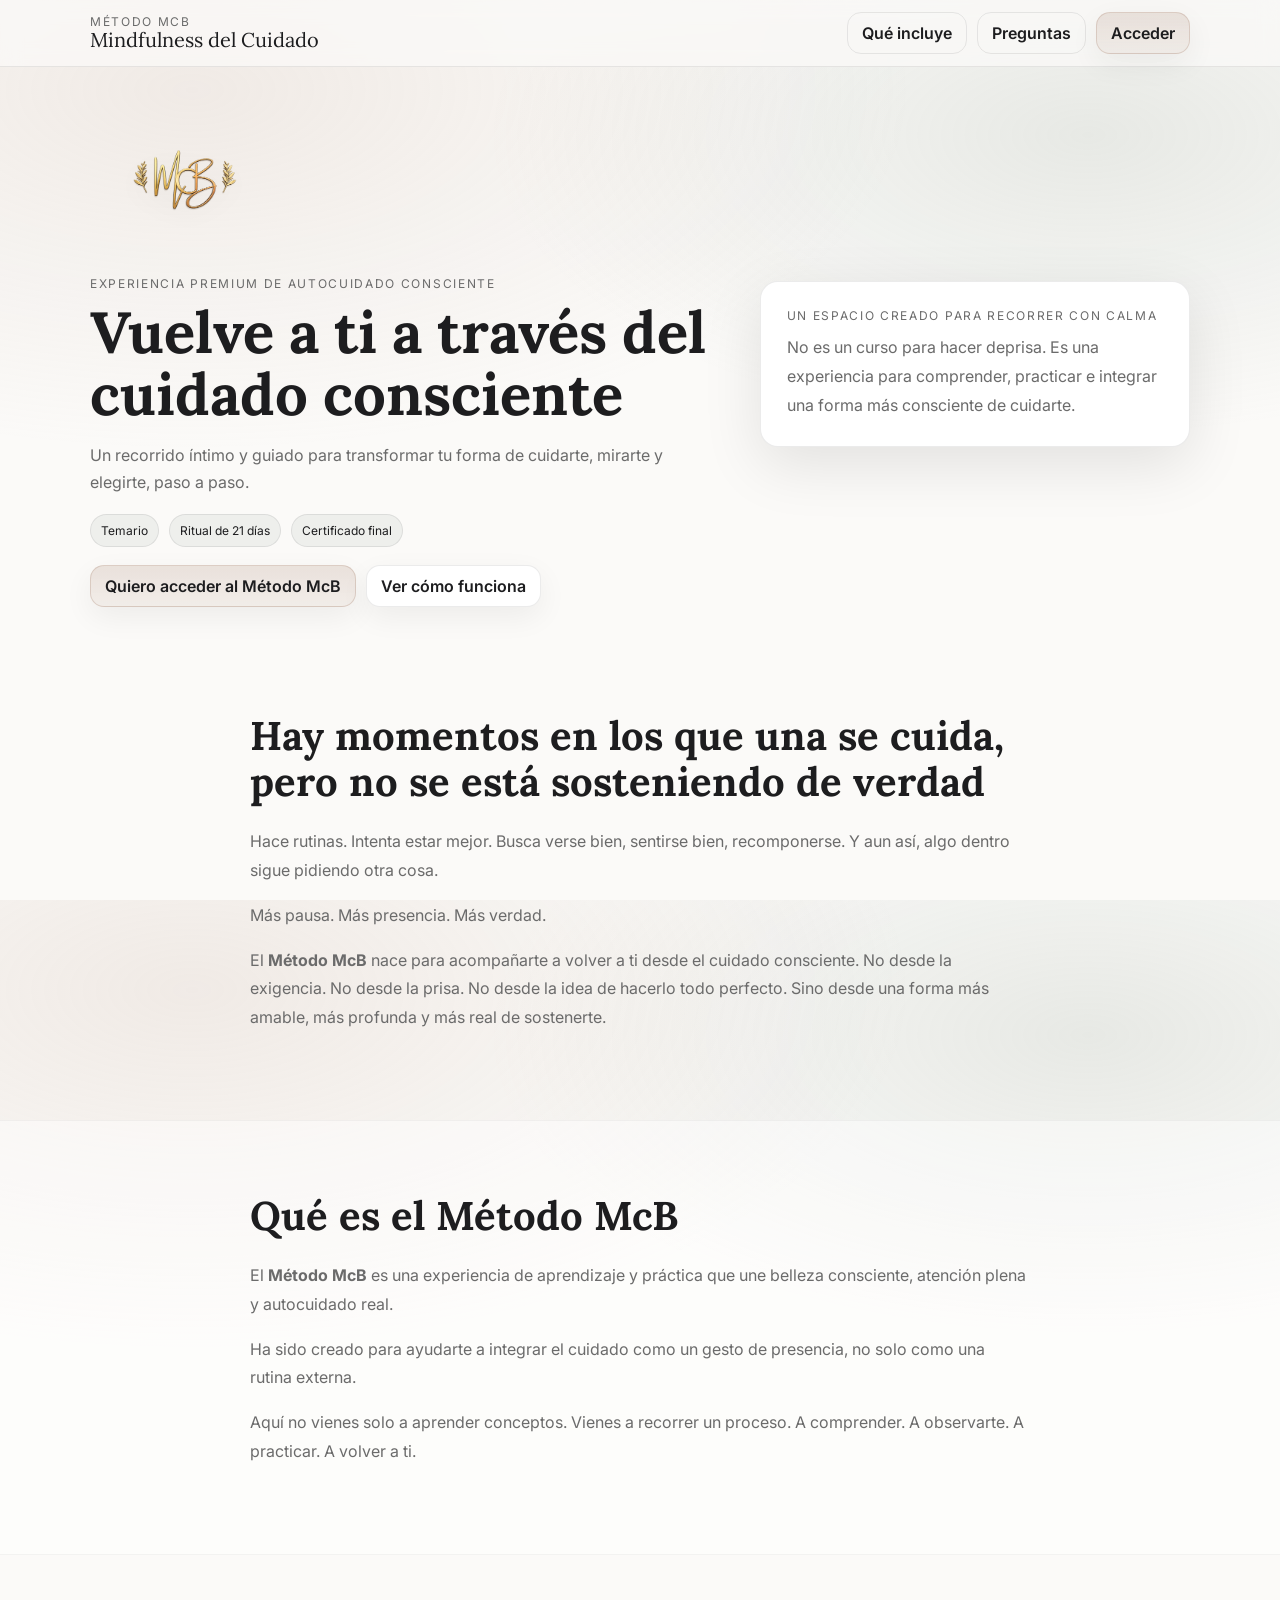
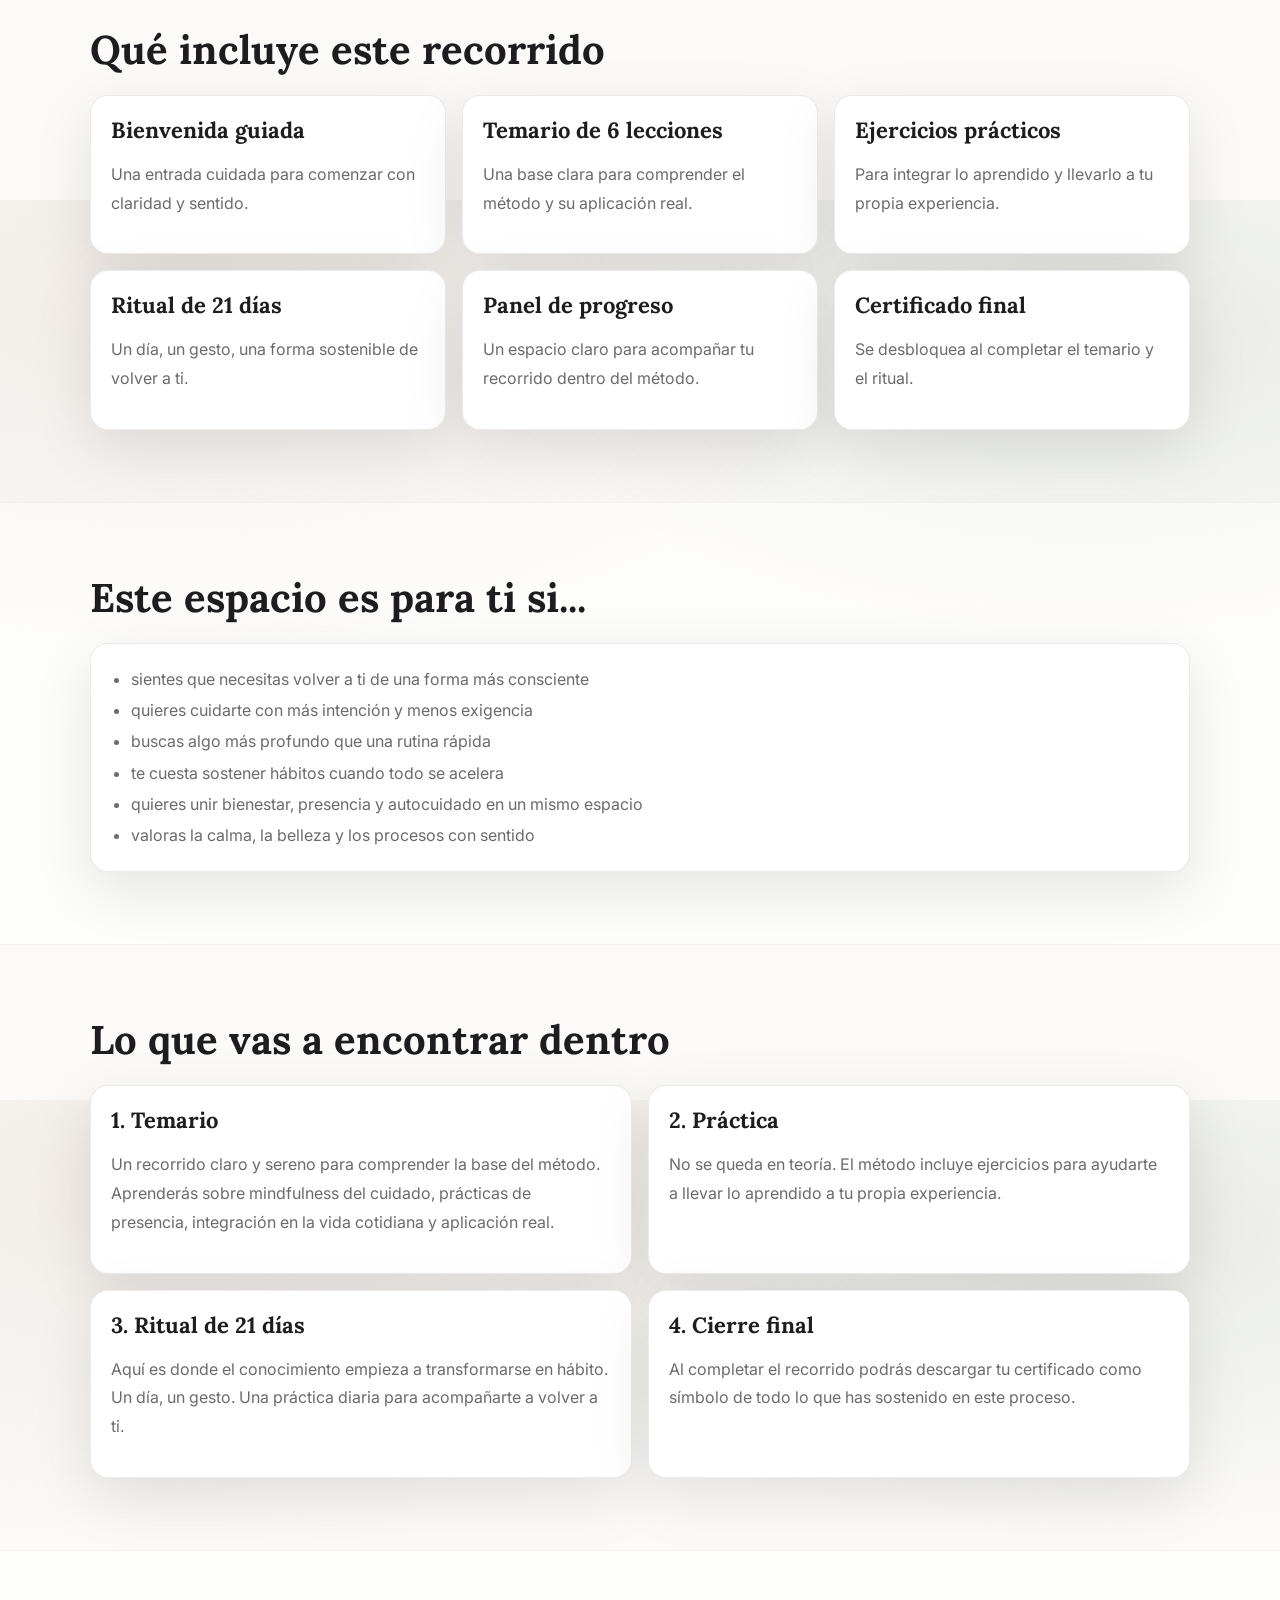
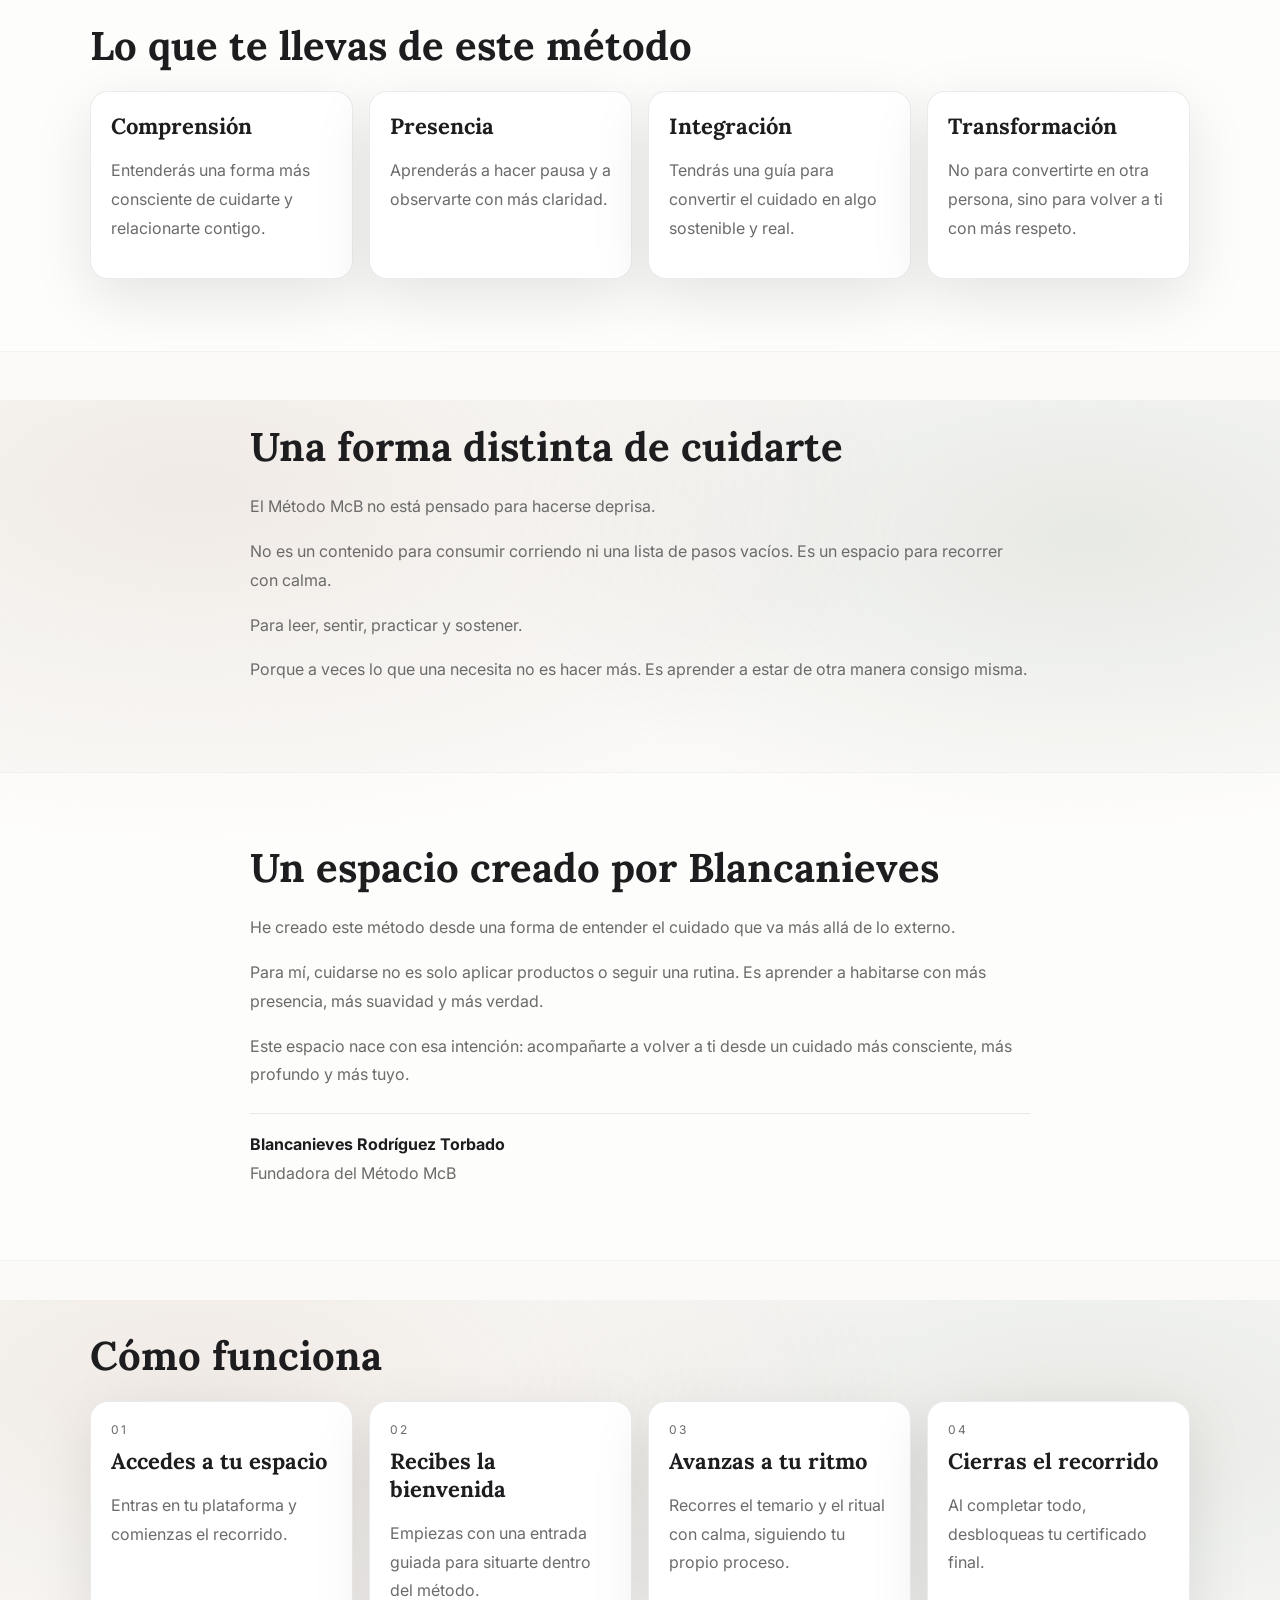
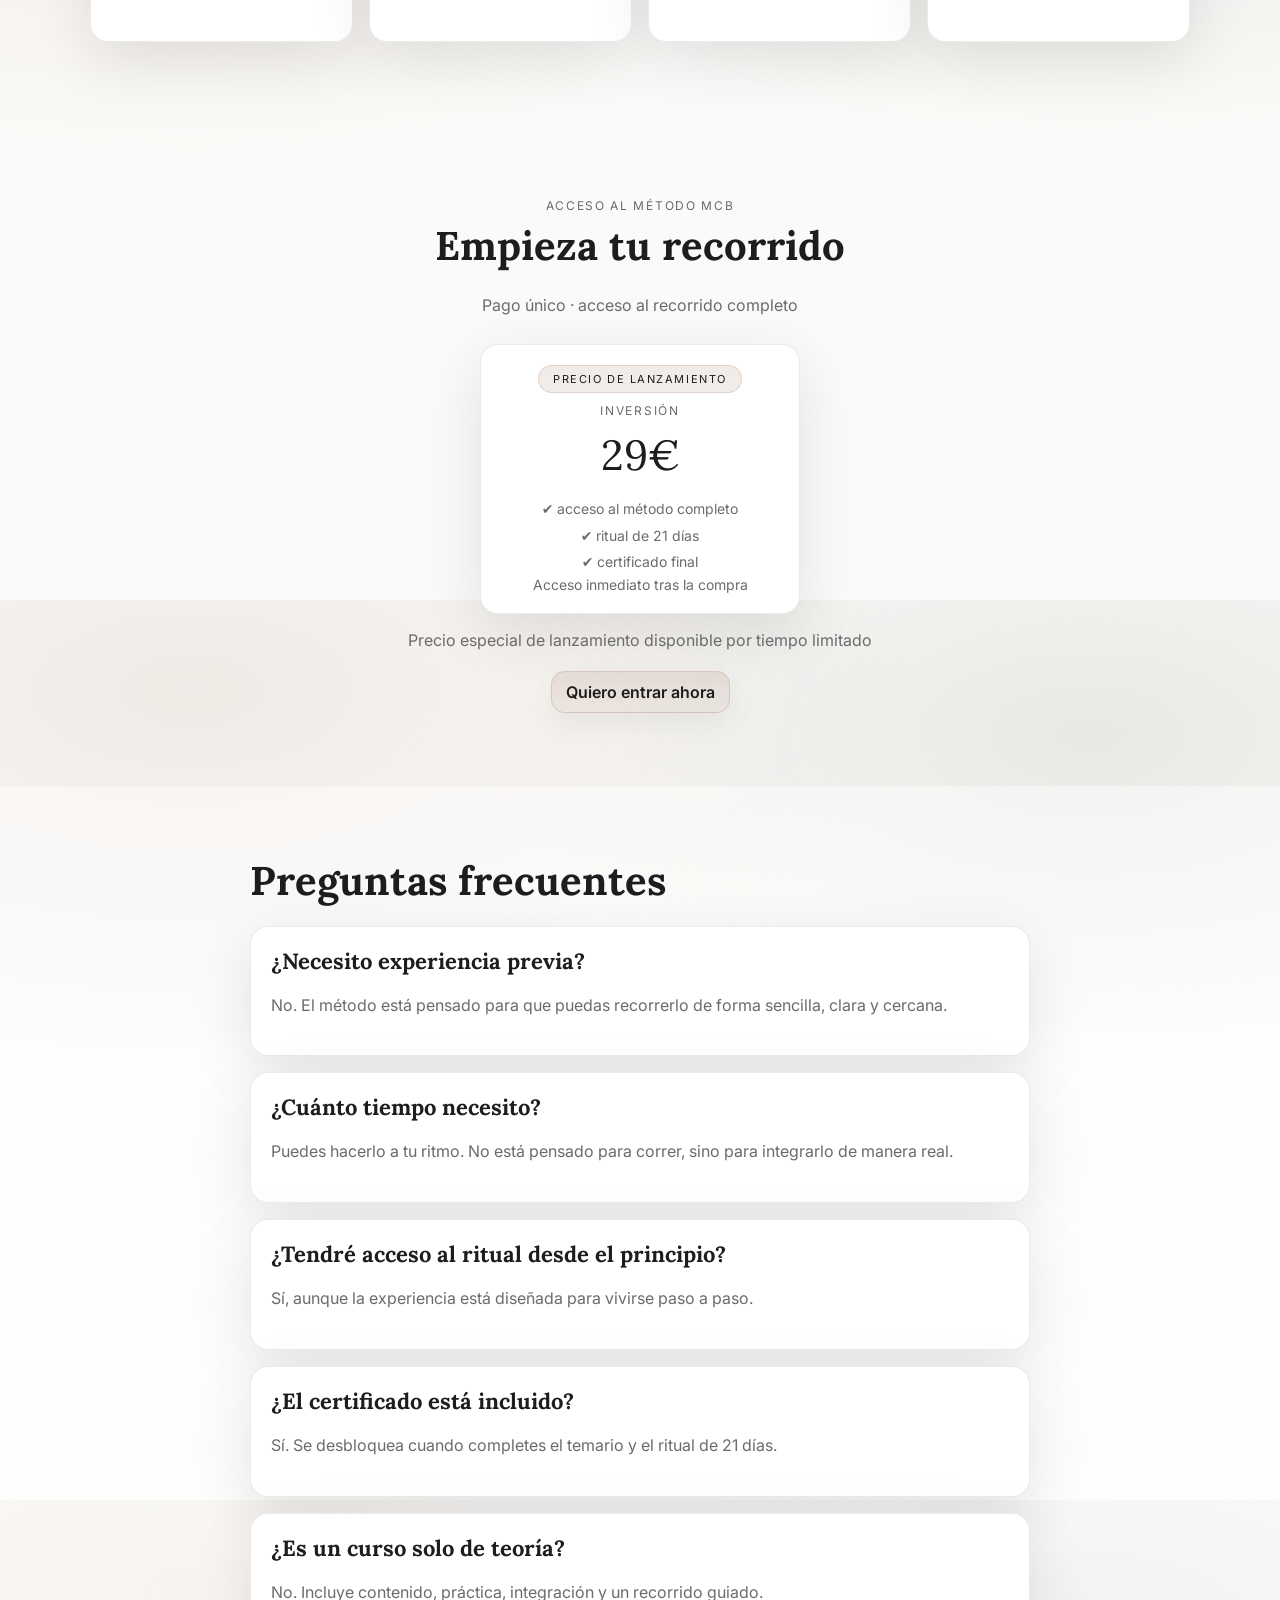
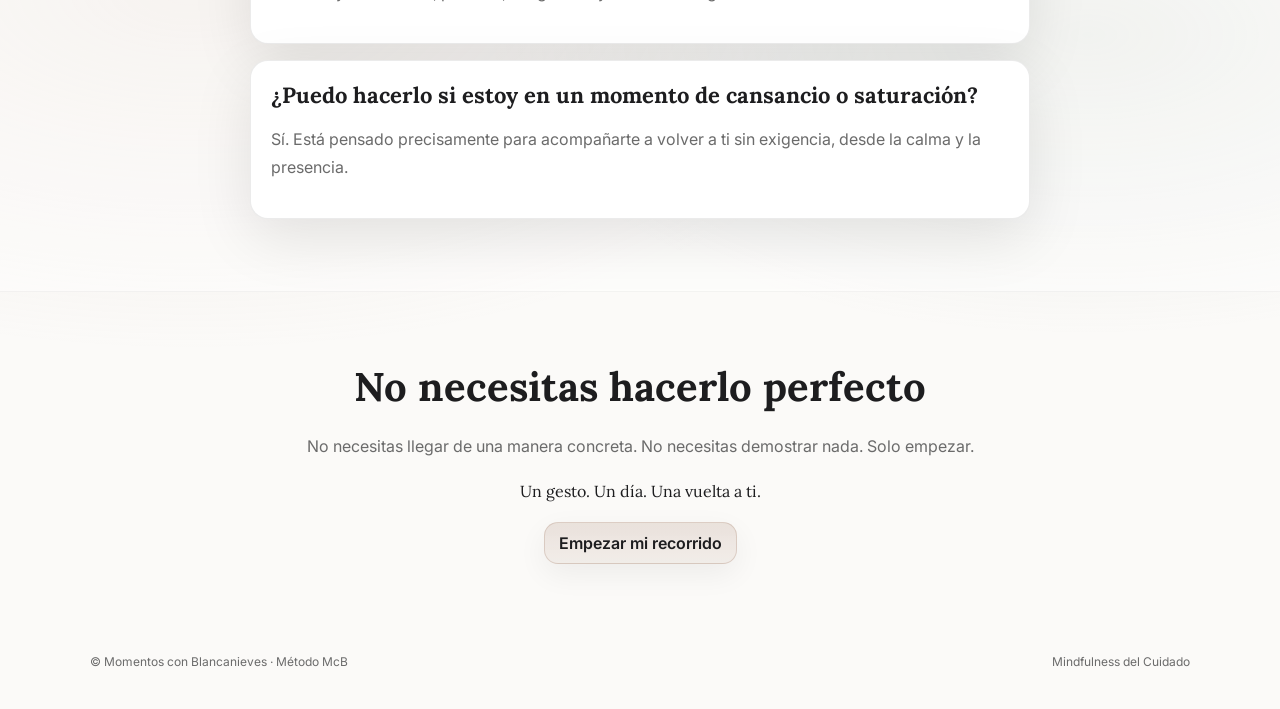
<file: index.html>
<!doctype html>
<html lang="es">
<head>
  <meta charset="utf-8" />
  <meta name="viewport" content="width=device-width,initial-scale=1" />
  <title>Método McB · Mindfulness del Cuidado</title>
  <meta name="description" content="Vuelve a ti a través del cuidado consciente. Un recorrido íntimo y guiado con temario, ritual de 21 días y certificado final." />
  <link rel="preconnect" href="https://fonts.googleapis.com">
  <link rel="preconnect" href="https://fonts.gstatic.com" crossorigin>
  <link href="https://fonts.googleapis.com/css2?family=Lora:wght@400;600;700&family=Inter:wght@400;500;600;700&display=swap" rel="stylesheet">
  <link rel="stylesheet" href="./styles.css" />
  <style>
    html { scroll-behavior: smooth; }
    body{
      margin:0;
      font-family: Inter, system-ui, -apple-system, Segoe UI, Roboto, Arial, sans-serif;
      color: var(--text);
      background:
        radial-gradient(1200px 600px at 15% 10%, rgba(201,179,166,.22), transparent 60%),
        radial-gradient(1000px 500px at 85% 15%, rgba(151,165,154,.20), transparent 60%),
        var(--bg);
    }
    main{ display:block; }
    .hero{
      padding: 54px 0 34px;
    }
    .hero-grid{
      display:grid;
      grid-template-columns: 1.2fr .8fr;
      gap: 24px;
      align-items:center;
    }
    .eyebrow{
      font-size:12px;
      letter-spacing:.14em;
      text-transform:uppercase;
      color:var(--muted);
      margin-bottom:10px;
    }
    .hero-copy h1{
      font-family:"Lora", serif;
      font-size: clamp(34px, 5vw, 58px);
      line-height:1.08;
      margin:0 0 14px;
    }
    .hero-text{
      font-size:18px;
      line-height:1.7;
      color:var(--muted);
      max-width: 34ch;
    }
    .hero-pills{
      display:flex;
      flex-wrap:wrap;
      gap:10px;
      margin:18px 0;
    }
    .hero-card{
      padding: 26px;
    }
    .hero-card .mini-kicker{
      font-size:12px;
      letter-spacing:.14em;
      text-transform:uppercase;
      color:var(--muted);
      margin-bottom:10px;
    }
    .hero-card p{
      margin:0;
      color: var(--muted);
      line-height:1.8;
      font-size:16px;
    }
    .hero-actions{
      display:flex;
      gap:10px;
      flex-wrap:wrap;
      margin-top: 12px;
    }
    .narrow{
      width:min(780px, 92vw);
      margin:0 auto;
    }
    .section{
      padding: 72px 0;
    }
    .section.soft{
      background: rgba(255,255,255,.42);
      border-top: 1px solid rgba(0,0,0,.04);
      border-bottom: 1px solid rgba(0,0,0,.04);
    }
    .section-title,
    .narrow h2,
    .center h2{
      font-family:"Lora", serif;
      font-size: clamp(28px, 4vw, 40px);
      line-height: 1.15;
      margin:0 0 22px;
    }
    .narrow p,
    .feature-card p,
    .list-card,
    .card p,
    .faq-item p{
      color: var(--muted);
      line-height: 1.8;
      font-size: 16px;
    }
    .cards-2,
    .cards-3,
    .cards-4,
    .steps,
    .faq-list{
      display:grid;
      gap:16px;
    }
    .cards-2{ grid-template-columns: repeat(2, 1fr); }
    .cards-3{ grid-template-columns: repeat(3, 1fr); }
    .cards-4{ grid-template-columns: repeat(4, 1fr); }
    .steps{ grid-template-columns: repeat(4, 1fr); }
    .feature-card,
    .small-card,
    .step-card,
    .faq-item,
    .list-card,
    .price-box{
      padding: 20px;
    }
    .feature-card h3,
    .small-card h3,
    .step-card h3,
    .faq-item h3,
    .cards-2 .card h3{
      margin:0 0 8px;
      font-family:"Lora", serif;
      font-size: 22px;
    }
    .clean-list{
      margin:0;
      padding-left:20px;
      line-height:1.95;
      color: var(--muted);
      font-size: 16px;
    }
    .signature-block{
      margin-top:24px;
      padding-top:16px;
      border-top:1px solid var(--border);
      color:var(--muted);
      line-height:1.8;
    }
    .signature-block strong{ color: var(--text); }
    .step-number{
      font-size:12px;
      letter-spacing:.14em;
      text-transform:uppercase;
      color:var(--muted);
      margin-bottom:10px;
    }
    .center{ text-align:center; }
    .center-actions{ justify-content:center; }
    .cta-section{ padding-top: 84px; }
    .price-box{
      margin: 24px auto 0;
      max-width: 320px;
      text-align:center;
    }
    .price-label{
      font-size:12px;
      letter-spacing:.14em;
      text-transform:uppercase;
      color:var(--muted);
    }
    .price{
      font-family:"Lora", serif;
      font-size:42px;
      margin:10px 0 4px;
      color: var(--text);
    }
    .price-note{
      font-size:14px;
      color:var(--muted);
    }
    .closing-line{
      font-family:"Lora", serif;
      font-size:22px;
      color: var(--text) !important;
    }
    .footer-inner{
      display:flex;
      justify-content:space-between;
      gap:12px;
      flex-wrap:wrap;
    }
    @media (max-width: 980px){
      .hero-grid,
      .cards-2,
      .cards-3,
      .cards-4,
      .steps{
        grid-template-columns: 1fr;
      }
      .hero{
        padding: 34px 0 22px;
      }
      .hero-copy h1{
        font-size: clamp(32px, 9vw, 44px);
      }
      .header-inner,
      .nav{
        align-items:flex-start;
      }
    }
  </style>
</head>
<body>
  <header class="header">
    <div class="container header-inner">
      <div class="brand">
        <div class="kicker">Método McB</div>
        <div class="title">Mindfulness del Cuidado</div>
      </div>
      <nav class="nav">
        <a class="btn ghost" href="#incluye">Qué incluye</a>
        <a class="btn ghost" href="#faq">Preguntas</a>
        <a class="btn primary" href="./pago.html">Acceder</a>
      </nav>
    </div>
  </header>

  <main>
    <section class="hero">
      <div class="container hero-grid">
        <div class="hero-copy">
          <img src="./logotipo3d.png" class="hero-logo" alt="Método McB">
          <div class="eyebrow">Experiencia premium de autocuidado consciente</div>
          <h1>Vuelve a ti a través del cuidado consciente</h1>
          <p class="hero-text">
            Un recorrido íntimo y guiado para transformar tu forma de cuidarte,
            mirarte y elegirte, paso a paso.
          </p>

          <div class="hero-pills">
            <span class="pill">Temario</span>
            <span class="pill">Ritual de 21 días</span>
            <span class="pill">Certificado final</span>
          </div>

          <div class="hero-actions">
            <a class="btn primary" href="./pago.html">Quiero acceder al Método McB</a>
            <a class="btn" href="#como-funciona">Ver cómo funciona</a>
          </div>
        </div>

        <div class="hero-card card">
          <div class="mini-kicker">Un espacio creado para recorrer con calma</div>
          <p>
            No es un curso para hacer deprisa. Es una experiencia para comprender,
            practicar e integrar una forma más consciente de cuidarte.
          </p>
        </div>
      </div>
    </section>

    <section class="section">
      <div class="container narrow">
        <h2>Hay momentos en los que una se cuida, pero no se está sosteniendo de verdad</h2>
        <p>
          Hace rutinas. Intenta estar mejor. Busca verse bien, sentirse bien, recomponerse.
          Y aun así, algo dentro sigue pidiendo otra cosa.
        </p>
        <p>Más pausa. Más presencia. Más verdad.</p>
        <p>
          El <strong>Método McB</strong> nace para acompañarte a volver a ti desde el cuidado consciente.
          No desde la exigencia. No desde la prisa. No desde la idea de hacerlo todo perfecto.
          Sino desde una forma más amable, más profunda y más real de sostenerte.
        </p>
      </div>
    </section>

    <section class="section soft">
      <div class="container narrow">
        <h2>Qué es el Método McB</h2>
        <p>
          El <strong>Método McB</strong> es una experiencia de aprendizaje y práctica que une
          belleza consciente, atención plena y autocuidado real.
        </p>
        <p>
          Ha sido creado para ayudarte a integrar el cuidado como un gesto de presencia,
          no solo como una rutina externa.
        </p>
        <p>
          Aquí no vienes solo a aprender conceptos. Vienes a recorrer un proceso.
          A comprender. A observarte. A practicar. A volver a ti.
        </p>
      </div>
    </section>

    <section class="section" id="incluye">
      <div class="container">
        <h2 class="section-title">Qué incluye este recorrido</h2>
        <div class="cards-3">
          <article class="card feature-card">
            <h3>Bienvenida guiada</h3>
            <p>Una entrada cuidada para comenzar con claridad y sentido.</p>
          </article>
          <article class="card feature-card">
            <h3>Temario de 6 lecciones</h3>
            <p>Una base clara para comprender el método y su aplicación real.</p>
          </article>
          <article class="card feature-card">
            <h3>Ejercicios prácticos</h3>
            <p>Para integrar lo aprendido y llevarlo a tu propia experiencia.</p>
          </article>
          <article class="card feature-card">
            <h3>Ritual de 21 días</h3>
            <p>Un día, un gesto, una forma sostenible de volver a ti.</p>
          </article>
          <article class="card feature-card">
            <h3>Panel de progreso</h3>
            <p>Un espacio claro para acompañar tu recorrido dentro del método.</p>
          </article>
          <article class="card feature-card">
            <h3>Certificado final</h3>
            <p>Se desbloquea al completar el temario y el ritual.</p>
          </article>
        </div>
      </div>
    </section>

    <section class="section soft">
      <div class="container">
        <h2 class="section-title">Este espacio es para ti si...</h2>
        <div class="list-card card">
          <ul class="clean-list">
            <li>sientes que necesitas volver a ti de una forma más consciente</li>
            <li>quieres cuidarte con más intención y menos exigencia</li>
            <li>buscas algo más profundo que una rutina rápida</li>
            <li>te cuesta sostener hábitos cuando todo se acelera</li>
            <li>quieres unir bienestar, presencia y autocuidado en un mismo espacio</li>
            <li>valoras la calma, la belleza y los procesos con sentido</li>
          </ul>
        </div>
      </div>
    </section>

    <section class="section">
      <div class="container">
        <h2 class="section-title">Lo que vas a encontrar dentro</h2>
        <div class="cards-2">
          <article class="card feature-card">
            <h3>1. Temario</h3>
            <p>
              Un recorrido claro y sereno para comprender la base del método.
              Aprenderás sobre mindfulness del cuidado, prácticas de presencia,
              integración en la vida cotidiana y aplicación real.
            </p>
          </article>
          <article class="card feature-card">
            <h3>2. Práctica</h3>
            <p>
              No se queda en teoría. El método incluye ejercicios para ayudarte
              a llevar lo aprendido a tu propia experiencia.
            </p>
          </article>
          <article class="card feature-card">
            <h3>3. Ritual de 21 días</h3>
            <p>
              Aquí es donde el conocimiento empieza a transformarse en hábito.
              Un día, un gesto. Una práctica diaria para acompañarte a volver a ti.
            </p>
          </article>
          <article class="card feature-card">
            <h3>4. Cierre final</h3>
            <p>
              Al completar el recorrido podrás descargar tu certificado como símbolo
              de todo lo que has sostenido en este proceso.
            </p>
          </article>
        </div>
      </div>
    </section>

    <section class="section soft">
      <div class="container">
        <h2 class="section-title">Lo que te llevas de este método</h2>
        <div class="cards-4">
          <article class="card small-card">
            <h3>Comprensión</h3>
            <p>Entenderás una forma más consciente de cuidarte y relacionarte contigo.</p>
          </article>
          <article class="card small-card">
            <h3>Presencia</h3>
            <p>Aprenderás a hacer pausa y a observarte con más claridad.</p>
          </article>
          <article class="card small-card">
            <h3>Integración</h3>
            <p>Tendrás una guía para convertir el cuidado en algo sostenible y real.</p>
          </article>
          <article class="card small-card">
            <h3>Transformación</h3>
            <p>No para convertirte en otra persona, sino para volver a ti con más respeto.</p>
          </article>
        </div>
      </div>
    </section>

    <section class="section">
      <div class="container narrow">
        <h2>Una forma distinta de cuidarte</h2>
        <p>El Método McB no está pensado para hacerse deprisa.</p>
        <p>
          No es un contenido para consumir corriendo ni una lista de pasos vacíos.
          Es un espacio para recorrer con calma.
        </p>
        <p>Para leer, sentir, practicar y sostener.</p>
        <p>
          Porque a veces lo que una necesita no es hacer más.
          Es aprender a estar de otra manera consigo misma.
        </p>
      </div>
    </section>

    <section class="section soft">
      <div class="container narrow">
        <h2>Un espacio creado por Blancanieves</h2>
        <p>
          He creado este método desde una forma de entender el cuidado que va más allá de lo externo.
        </p>
        <p>
          Para mí, cuidarse no es solo aplicar productos o seguir una rutina.
          Es aprender a habitarse con más presencia, más suavidad y más verdad.
        </p>
        <p>
          Este espacio nace con esa intención: acompañarte a volver a ti
          desde un cuidado más consciente, más profundo y más tuyo.
        </p>
        <div class="signature-block">
          <strong>Blancanieves Rodríguez Torbado</strong><br>
          <span>Fundadora del Método McB</span>
        </div>
      </div>
    </section>

    <section class="section" id="como-funciona">
      <div class="container">
        <h2 class="section-title">Cómo funciona</h2>
        <div class="steps">
          <article class="card step-card">
            <div class="step-number">01</div>
            <h3>Accedes a tu espacio</h3>
            <p>Entras en tu plataforma y comienzas el recorrido.</p>
          </article>
          <article class="card step-card">
            <div class="step-number">02</div>
            <h3>Recibes la bienvenida</h3>
            <p>Empiezas con una entrada guiada para situarte dentro del método.</p>
          </article>
          <article class="card step-card">
            <div class="step-number">03</div>
            <h3>Avanzas a tu ritmo</h3>
            <p>Recorres el temario y el ritual con calma, siguiendo tu propio proceso.</p>
          </article>
          <article class="card step-card">
            <div class="step-number">04</div>
            <h3>Cierras el recorrido</h3>
            <p>Al completar todo, desbloqueas tu certificado final.</p>
          </article>
        </div>
      </div>
    </section>

    <section class="section cta-section">
      <div class="container narrow center">
        <div class="eyebrow">Acceso al Método McB</div>
        <h2>Empieza tu recorrido</h2>
        <p>Pago único · acceso al recorrido completo</p>

        <div class="price-box card">
          <div class="launch-badge">Precio de lanzamiento</div>
          <div class="price-label">Inversión</div>
          <div class="price">29€</div>

          <div class="price-features">
            <div>✔ acceso al método completo</div>
            <div>✔ ritual de 21 días</div>
            <div>✔ certificado final</div>
          </div>

          <div class="price-note">Acceso inmediato tras la compra</div>
        </div>

        <p class="launch-note">Precio especial de lanzamiento disponible por tiempo limitado</p>

        <div class="hero-actions center-actions">
          <a class="btn primary" href="./pago.html">Quiero entrar ahora</a>
        </div>
      </div>
    </section>

    <section class="section soft" id="faq">
      <div class="container narrow">
        <h2>Preguntas frecuentes</h2>
        <div class="faq-list">
          <article class="card faq-item">
            <h3>¿Necesito experiencia previa?</h3>
            <p>No. El método está pensado para que puedas recorrerlo de forma sencilla, clara y cercana.</p>
          </article>
          <article class="card faq-item">
            <h3>¿Cuánto tiempo necesito?</h3>
            <p>Puedes hacerlo a tu ritmo. No está pensado para correr, sino para integrarlo de manera real.</p>
          </article>
          <article class="card faq-item">
            <h3>¿Tendré acceso al ritual desde el principio?</h3>
            <p>Sí, aunque la experiencia está diseñada para vivirse paso a paso.</p>
          </article>
          <article class="card faq-item">
            <h3>¿El certificado está incluido?</h3>
            <p>Sí. Se desbloquea cuando completes el temario y el ritual de 21 días.</p>
          </article>
          <article class="card faq-item">
            <h3>¿Es un curso solo de teoría?</h3>
            <p>No. Incluye contenido, práctica, integración y un recorrido guiado.</p>
          </article>
          <article class="card faq-item">
            <h3>¿Puedo hacerlo si estoy en un momento de cansancio o saturación?</h3>
            <p>Sí. Está pensado precisamente para acompañarte a volver a ti sin exigencia, desde la calma y la presencia.</p>
          </article>
        </div>
      </div>
    </section>

    <section class="section final-cta">
      <div class="container narrow center">
        <h2>No necesitas hacerlo perfecto</h2>
        <p>
          No necesitas llegar de una manera concreta. No necesitas demostrar nada.
          Solo empezar.
        </p>
        <p class="closing-line">Un gesto. Un día. Una vuelta a ti.</p>
        <div class="hero-actions center-actions">
          <a class="btn primary" href="./pago.html">Empezar mi recorrido</a>
        </div>
      </div>
    </section>
  </main>

  <footer class="footer">
    <div class="container footer-inner">
      <div>© Momentos con Blancanieves · Método McB</div>
      <div>Mindfulness del Cuidado</div>
    </div>
  </footer>

  <a class="mobile-cta" href="./pago.html">Acceder al Método McB · 29€</a>
</body>
</html>
</file>
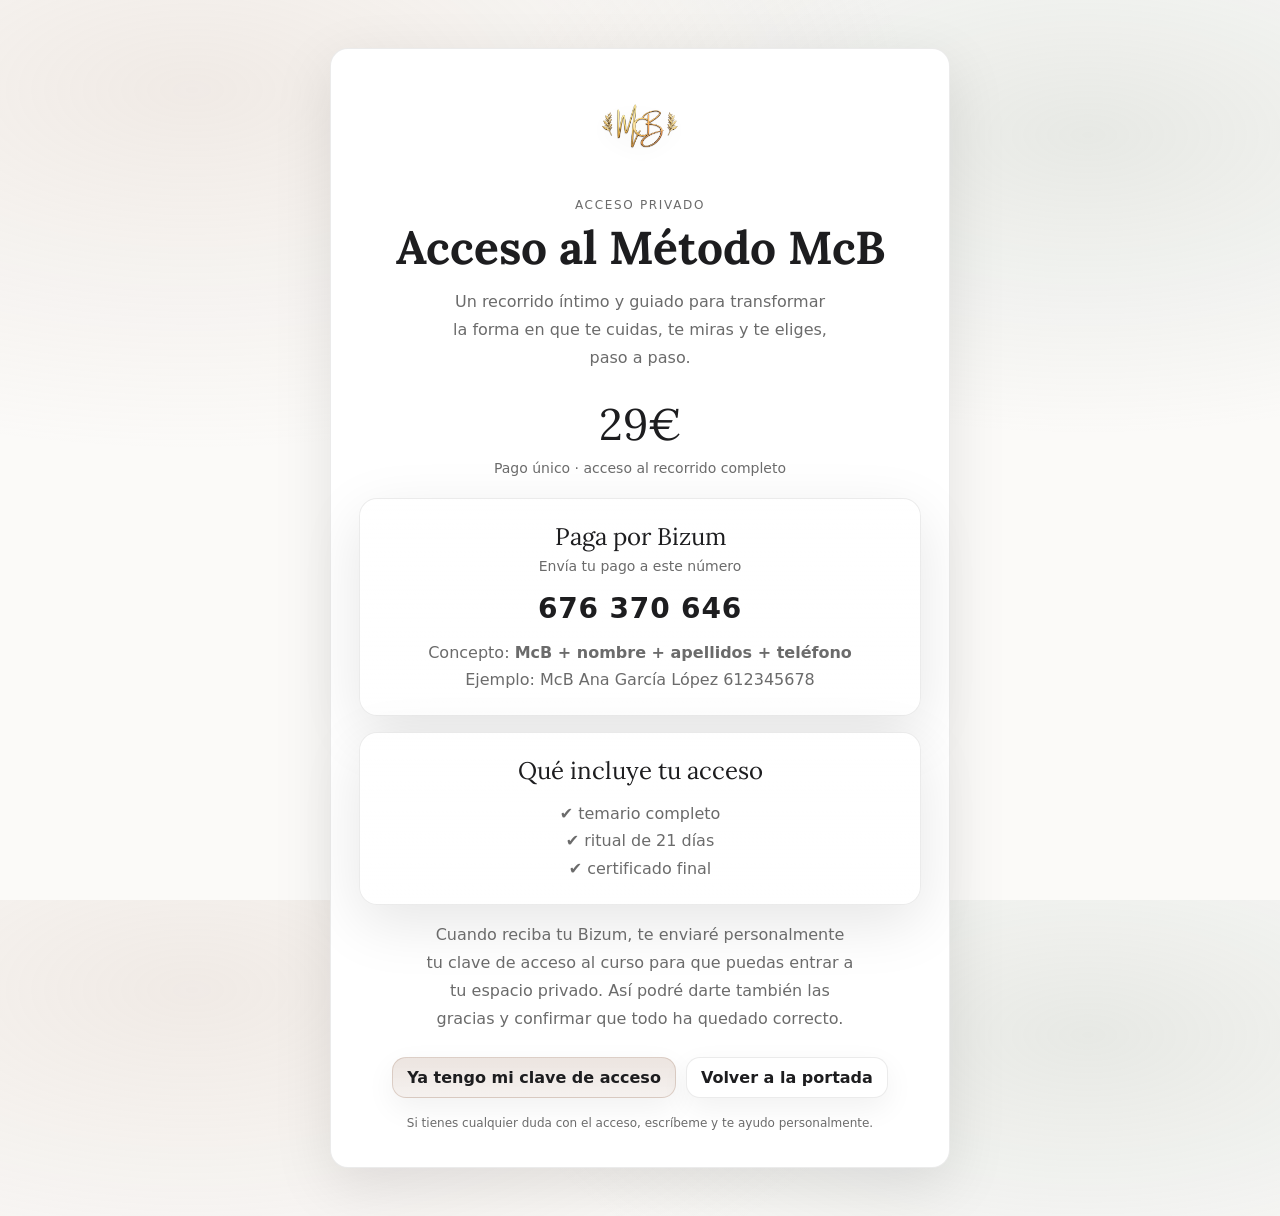
<file: pago.html>
<!doctype html>
<html lang="es">
<head>
  <meta charset="utf-8" />
  <meta name="viewport" content="width=device-width,initial-scale=1" />
  <title>Acceso al Método McB</title>
  <meta name="description" content="Acceso privado al Método McB por Bizum." />
  <link rel="preconnect" href="https://fonts.googleapis.com">
  <link rel="preconnect" href="https://fonts.gstatic.com" crossorigin>
  <link href="https://fonts.googleapis.com/css2?family=Lora:wght@400;600;700&family=Inter:wght@400;500;600;700&display=swap" rel="stylesheet">
  <link rel="stylesheet" href="./styles.css" />
  <style>
    .pay-page{
      min-height:100vh;
      display:flex;
      align-items:center;
      justify-content:center;
      padding:48px 20px;
    }
    .pay-card{
      max-width:620px;
      width:min(620px, 100%);
      text-align:center;
      padding:34px 28px;
    }
    .pay-logo{
      width:140px;
      max-width:40vw;
      margin-bottom:18px;
      opacity:.95;
      filter: drop-shadow(0 6px 14px rgba(0,0,0,.08));
    }
    .pay-kicker{
      font-size:12px;
      letter-spacing:.14em;
      text-transform:uppercase;
      color:var(--muted);
      margin-bottom:10px;
    }
    .pay-card h1{
      font-family:"Lora", serif;
      font-size: clamp(30px, 5vw, 46px);
      line-height:1.12;
      margin:0 0 14px;
    }
    .pay-intro{
      color:var(--muted);
      line-height:1.75;
      max-width:38ch;
      margin:0 auto;
    }
    .pay-price{
      font-family:"Lora", serif;
      font-size:44px;
      margin:24px 0 8px;
      color:var(--text);
    }
    .pay-sub{
      color:var(--muted);
      font-size:14px;
      margin-bottom:18px;
    }
    .bizum-box{
      border:1px solid var(--border);
      border-radius:18px;
      padding:22px 20px;
      margin:22px 0 16px;
      background:linear-gradient(180deg, rgba(255,255,255,1), rgba(255,255,255,.82));
      box-shadow: var(--shadow);
    }
    .bizum-title{
      font-family:"Lora", serif;
      font-size:24px;
      margin-bottom:6px;
    }
    .bizum-number{
      font-size:28px;
      font-weight:700;
      letter-spacing:.03em;
      margin:12px 0;
    }
    .bizum-concept{
      margin-top:14px;
      color:var(--muted);
      line-height:1.7;
    }
    .pay-note{
      color:var(--muted);
      line-height:1.75;
      margin:0 auto;
      max-width:42ch;
    }
    .pay-actions{
      display:flex;
      flex-wrap:wrap;
      gap:10px;
      justify-content:center;
      margin-top:24px;
    }
    .pay-mini{
      margin-top:16px;
      font-size:12px;
      color:var(--muted);
      line-height:1.6;
    }
  </style>
</head>
<body>
  <main class="pay-page">
    <section class="card pay-card">
      <img src="./logotipo3d.png" class="pay-logo" alt="Método McB">
      <div class="pay-kicker">Acceso privado</div>
      <h1>Acceso al Método McB</h1>
      <p class="pay-intro">
        Un recorrido íntimo y guiado para transformar la forma en que te cuidas, te miras y te eliges, paso a paso.
      </p>

      <div class="pay-price">29€</div>
      <div class="pay-sub">Pago único · acceso al recorrido completo</div>

      <div class="bizum-box">
        <div class="bizum-title">Paga por Bizum</div>
        <div class="pay-sub">Envía tu pago a este número</div>
        <div class="bizum-number">676 370 646</div>
        <div class="bizum-concept">
          Concepto: <strong>McB + nombre + apellidos + teléfono</strong><br>Ejemplo: McB Ana García López 612345678
        </div>
      </div>

      <div class="bizum-box" style="margin-top:16px;">
        <div class="bizum-title">Qué incluye tu acceso</div>
        <div class="bizum-concept">
          ✔ temario completo<br>
          ✔ ritual de 21 días<br>
          ✔ certificado final
        </div>
      </div>

      <p class="pay-note">
        Cuando reciba tu Bizum, te enviaré personalmente tu clave de acceso al curso para que puedas entrar a tu espacio privado. Así podré darte también las gracias y confirmar que todo ha quedado correcto.
      </p>

      <div class="pay-actions">
        <a class="btn primary" href="./app.html">Ya tengo mi clave de acceso</a>
        <a class="btn" href="./index.html">Volver a la portada</a>
      </div>

      <div class="pay-mini">
        Si tienes cualquier duda con el acceso, escríbeme y te ayudo personalmente.
      </div>
    </section>
  </main>
</body>
</html>
</file>
<file: styles.css>
:root{
  --bg: #fbfaf8;
  --card: #ffffff;
  --text: #1d1d1f;
  --muted: #6b6b6b;
  --border: rgba(0,0,0,.08);
  --shadow: 0 18px 60px rgba(0,0,0,.10);
  --radius: 18px;
  --accent: #c9b3a6;
  --accent2: #97a59a;
}
*{ box-sizing: border-box; }
html, body{ height:100%; }
body{
  margin:0;
  font-family: system-ui, -apple-system, Segoe UI, Roboto, Arial, sans-serif;
  color: var(--text);
  background: radial-gradient(1200px 600px at 15% 10%, rgba(201,179,166,.22), transparent 60%),
              radial-gradient(1000px 500px at 85% 15%, rgba(151,165,154,.20), transparent 60%),
              var(--bg);
}
a{ color: inherit; text-decoration: none; }
.container{ width: min(1100px, 92vw); margin: 0 auto; }
.header{
  position: sticky;
  top: 0;
  z-index: 50;
  background: rgba(251,250,248,.72);
  backdrop-filter: blur(10px);
  border-bottom: 1px solid var(--border);
}
.header-inner{
  display:flex;
  align-items:center;
  justify-content:space-between;
  gap: 12px;
  padding: 12px 0;
}
.brand{ display:flex; flex-direction:column; line-height:1.1; }
.brand .kicker{ font-size: 12px; letter-spacing: .14em; text-transform: uppercase; color: var(--muted); }
.brand .title{ font-family: "Lora", serif; font-size: 20px; }
.nav{ display:flex; align-items:center; gap: 10px; }
.btn{
  display:inline-flex;
  align-items:center;
  justify-content:center;
  gap: 8px;
  padding: 10px 14px;
  border-radius: 14px;
  border: 1px solid var(--border);
  background: var(--card);
  box-shadow: 0 10px 30px rgba(0,0,0,.06);
  cursor: pointer;
  font-weight: 600;
}
.btn.primary{
  border-color: rgba(201,179,166,.55);
  background: linear-gradient(180deg, rgba(201,179,166,.35), rgba(201,179,166,.18));
}
.btn.ghost{ background: transparent; box-shadow: none; }
.grid{
  display:grid;
  grid-template-columns: 360px 1fr;
  gap: 18px;
  padding: 18px 0 26px;
}
@media (max-width: 980px){ .grid{ grid-template-columns: 1fr; } }
.card{
  background: var(--card);
  border: 1px solid var(--border);
  border-radius: var(--radius);
  box-shadow: var(--shadow);
  padding: 18px;
}
.card h2{ font-family: "Lora", serif; font-size: 22px; margin: 0 0 10px; }
.muted{ color: var(--muted); }
.stat{
  display:flex;
  align-items:flex-start;
  justify-content:space-between;
  gap: 12px;
  padding: 14px;
  border: 1px solid var(--border);
  border-radius: 16px;
  background: linear-gradient(180deg, rgba(255,255,255,1), rgba(255,255,255,.82));
}
.stat .label{ font-size: 12px; letter-spacing: .12em; text-transform: uppercase; color: var(--muted); }
.stat .value{ font-size: 22px; font-weight: 800; }
.stat .sub{ font-size: 12px; color: var(--muted); margin-top: 4px; }
.pills{ display:flex; gap: 8px; flex-wrap: wrap; margin-top: 10px; }
.pill{
  font-size: 12px;
  padding: 8px 10px;
  border-radius: 999px;
  border: 1px solid var(--border);
  background: rgba(151,165,154,.12);
}
.tabs{ display:flex; gap: 8px; flex-wrap: wrap; margin-bottom: 12px; }
.tab{
  padding: 10px 12px;
  border-radius: 999px;
  border: 1px solid var(--border);
  background: #fff;
  cursor: pointer;
  font-weight: 700;
}
.tab.active{
  border-color: rgba(151,165,154,.55);
  background: linear-gradient(180deg, rgba(151,165,154,.26), rgba(151,165,154,.12));
}
.panel{ display:none; }
.panel.active{ display:block; }
.frame{
  width: 100%;
  height: 76vh;
  border: 1px solid var(--border);
  border-radius: 16px;
  overflow: hidden;
  background: #fff;
}
.frame iframe{ width:100%; height:100%; border:0; }
.hero{
  padding: 54px 0 34px;
  position:relative;
  overflow:hidden;
}
.hero h1{ font-family: "Lora", serif; font-size: clamp(30px, 4.2vw, 48px); margin: 0 0 10px; }
.hero p{ font-size: 16px; line-height: 1.7; color: var(--muted); max-width: 62ch; }
.hero-actions{ display:flex; gap: 10px; flex-wrap: wrap; margin-top: 14px; }
.feature-grid{ display:grid; grid-template-columns: repeat(3, 1fr); gap: 12px; margin-top: 18px; }
@media (max-width: 980px){ .feature-grid{ grid-template-columns: 1fr; } }
.feature{
  padding: 14px;
  border-radius: 16px;
  border: 1px solid var(--border);
  background: rgba(255,255,255,.75);
}
.feature .t{ font-weight: 800; margin-bottom: 6px; }
.feature .d{ color: var(--muted); line-height: 1.6; font-size: 14px; }
.footer{ padding: 18px 0 40px; color: var(--muted); font-size: 12px; }

.hero-grid{
  display:grid;
  grid-template-columns: 1.2fr .8fr;
  gap: 24px;
  align-items:center;
}
@media (max-width: 980px){
  .hero-grid{ grid-template-columns: 1fr; }
}
.eyebrow{
  font-size:12px;
  letter-spacing:.14em;
  text-transform:uppercase;
  color:var(--muted);
  margin-bottom:10px;
}
.hero-copy h1{
  font-family:"Lora", serif;
  font-size: clamp(34px, 5vw, 58px);
  line-height:1.08;
  margin:0 0 14px;
}
.hero-text{
  font-size:18px;
  line-height:1.7;
  color:var(--muted);
  max-width: 34ch;
}
.hero-pills{ display:flex; flex-wrap:wrap; gap:10px; margin:18px 0; }
.narrow{ width:min(780px, 92vw); margin:0 auto; }
.section{ padding:72px 0; }
.section.soft{ background:rgba(255,255,255,.45); }
.section-title{ font-family:"Lora", serif; font-size:clamp(28px,4vw,40px); margin:0 0 22px; }
.cards-2,.cards-3,.cards-4,.steps,.faq-list{ display:grid; gap:16px; }
.cards-2{ grid-template-columns:repeat(2,1fr); }
.cards-3{ grid-template-columns:repeat(3,1fr); }
.cards-4{ grid-template-columns:repeat(4,1fr); }
.steps{ grid-template-columns:repeat(4,1fr); }
@media (max-width:980px){ .cards-2,.cards-3,.cards-4,.steps{ grid-template-columns:1fr; } }
.feature-card h3,.small-card h3,.step-card h3,.faq-item h3{ margin-top:0; font-family:"Lora", serif; }
.clean-list{ margin:0; padding-left:18px; line-height:1.9; }
.signature-block{ margin-top:24px; padding-top:16px; border-top:1px solid var(--border); color:var(--muted); line-height:1.7; }
.step-number{ font-size:12px; letter-spacing:.14em; text-transform:uppercase; color:var(--muted); margin-bottom:10px; }
.center{ text-align:center; }
.center-actions{ justify-content:center; }
.price-box{ margin:24px auto 0; max-width:320px; text-align:center; }
.price-label{ font-size:12px; letter-spacing:.14em; text-transform:uppercase; color:var(--muted); }
.price{ font-family:"Lora", serif; font-size:42px; margin:10px 0 4px; }
.price-note{ font-size:14px; color:var(--muted); }
.closing-line{ font-family:"Lora", serif; font-size:22px; }
.footer-inner{ display:flex; justify-content:space-between; gap:12px; flex-wrap:wrap; }
.mcb-welcome,.mcb-completion,.mcb-access-gate{
  position:fixed;
  inset:0;
  background:rgba(251,250,248,.95);
  display:none;
  align-items:center;
  justify-content:center;
  z-index:2000;
  padding:18px;
}
.mcb-completion{ z-index:2100; }
.mcb-access-gate{ z-index:2200; }
.mcb-welcome-card,.mcb-completion-card,.mcb-access-card{
  max-width:520px;
  background:#fff;
  border-radius:20px;
  padding:40px;
  box-shadow:0 30px 80px rgba(0,0,0,.12);
  text-align:center;
}
.mcb-welcome-card h1,.mcb-completion-card h1,.mcb-access-card h1{
  font-family:"Lora",serif;
  margin:0 0 14px;
}
.welcome-kicker,.completion-kicker{
  font-size:12px;
  letter-spacing:.14em;
  text-transform:uppercase;
  color:#6b6b6b;
  margin-bottom:10px;
}
.welcome-steps{ margin:20px 0; line-height:1.8; color:#555; }
.welcome-sign,.completion-sign{ margin:22px 0; font-size:14px; color:#777; }
.mcb-completion-card{ animation:mcbFadeUp .45s ease; }
@keyframes mcbFadeUp{ from{ opacity:0; transform:translateY(18px);} to{ opacity:1; transform:translateY(0);} }
.access-label,.validation-label{ display:block; text-align:left; font-size:12px; letter-spacing:.08em; text-transform:uppercase; color:var(--muted); margin:18px 0 8px; }
.access-input,.validation-input{
  width:100%;
  border:1px solid var(--border);
  background:#fff;
  border-radius:14px;
  padding:12px 14px;
  font:inherit;
}
.access-error{ min-height:20px; margin:10px 0 4px; color:#a94442; font-size:13px; }
.access-note{ margin-top:14px; color:var(--muted); font-size:12px; line-height:1.5; }
.validation-box{ border:1px solid var(--border); border-radius:18px; padding:18px; background:linear-gradient(180deg, rgba(255,255,255,1), rgba(255,255,255,.82)); }
.validation-row{ display:flex; gap:10px; align-items:center; }
.validation-actions{ display:flex; flex-wrap:wrap; gap:10px; margin-top:12px; }
.validation-result{ margin-top:16px; border-radius:16px; padding:16px; line-height:1.7; border:1px solid var(--border); }
.validation-result.empty{ background:rgba(201,179,166,.08); }
.validation-result.valid{ background:rgba(151,165,154,.14); border-color:rgba(151,165,154,.4); }
.validation-result.invalid{ background:rgba(182,86,86,.08); border-color:rgba(182,86,86,.22); }
@media (max-width:680px){
  .mcb-welcome-card,.mcb-completion-card,.mcb-access-card{ padding:28px 22px; }
  .validation-row{ flex-direction:column; align-items:stretch; }
}

.hero-logo{
  width:190px;
  max-width:42vw;
  margin-bottom:24px;
  opacity:.95;
  filter: drop-shadow(0 8px 18px rgba(0,0,0,.08));
}
.launch-badge{
  display:inline-block;
  margin-bottom:10px;
  padding:6px 14px;
  font-size:11px;
  letter-spacing:.14em;
  text-transform:uppercase;
  border-radius:999px;
  background:rgba(201,179,166,.25);
  border:1px solid rgba(201,179,166,.45);
}

.price-features{
  margin-top:14px;
  font-size:14px;
  color:#6b6b6b;
  line-height:1.9;
}

.launch-note{
  margin-top:12px;
  font-size:12px;
  color:#8a8a8a;
}

.btn.primary{
  border-color: rgba(201,179,166,.55);
  background: linear-gradient(180deg, rgba(201,179,166,.35), rgba(201,179,166,.18));
  transition: transform .18s ease, box-shadow .18s ease, border-color .18s ease;
}

.btn.primary:hover{
  transform: translateY(-1px);
  box-shadow: 0 16px 34px rgba(0,0,0,.10);
  border-color: rgba(201,179,166,.8);
}

/* ===== Ajustes de landing y pago para móvil ===== */
@media (max-width: 768px){
  .header-inner{
    align-items:flex-start;
  }
  .nav{
    width:100%;
    flex-wrap:wrap;
    justify-content:flex-start;
  }
  .nav .btn{
    flex:1 1 auto;
  }
  .hero{
    padding:30px 0 22px;
  }
  .hero-grid{
    grid-template-columns:1fr;
    gap:18px;
  }
  .hero-logo{
    width:140px;
    max-width:50vw;
    margin-bottom:18px;
  }
  .hero-copy h1{
    font-size: clamp(30px, 9vw, 42px);
    line-height:1.14;
  }
  .hero-text{
    font-size:16px;
    max-width:100%;
  }
  .hero-actions{
    flex-direction:column;
    gap:12px;
  }
  .hero-actions .btn{
    width:100%;
  }
  .hero-card{
    padding:22px;
    margin-top:4px;
  }
  .hero-pills{
    gap:8px;
  }
  .pill{
    font-size:11px;
    padding:7px 10px;
  }
  .section{
    padding:54px 0;
  }
  .pay-page{
    padding:28px 16px;
  }
  .pay-card{
    padding:28px 20px;
  }
  .pay-logo{
    width:120px;
    max-width:44vw;
  }
  .pay-actions{
    flex-direction:column;
  }
  .pay-actions .btn{
    width:100%;
  }
}


.mobile-cta{
  display:none;
}

@media (max-width:768px){
  .mobile-cta{
    position:fixed;
    left:0;
    right:0;
    bottom:0;
    display:block;
    width:100%;
    padding:15px 18px;
    text-align:center;
    background:linear-gradient(180deg, rgba(201,179,166,.96), rgba(201,179,166,.92));
    color:#2b2b2b;
    font-weight:700;
    font-size:16px;
    text-decoration:none;
    box-shadow:0 -8px 24px rgba(0,0,0,.10);
    z-index:9999;
    border-top:1px solid rgba(0,0,0,.08);
  }

  body{
    padding-bottom:74px;
  }

  .header{
    position:static;
  }

  .header-inner{
    flex-direction:column;
    align-items:stretch;
    gap:12px;
    padding:12px 0 10px;
  }

  .brand{
    width:100%;
  }

  .brand .kicker{
    font-size:11px;
    letter-spacing:.12em;
  }

  .brand .title{
    font-size:16px;
    line-height:1.06;
    max-width:220px;
  }

  .nav{
    width:100%;
    display:grid;
    grid-template-columns:repeat(3, minmax(0, 1fr));
    gap:8px;
    align-items:stretch;
  }

  .nav .btn{
    min-width:0;
    width:100%;
    padding:10px 6px;
    text-align:center;
    justify-content:center;
    font-size:14px;
    line-height:1.2;
    min-height:56px;
    white-space:normal;
  }

  .hero{
    padding:24px 0 10px;
  }

  .hero-grid{
    grid-template-columns:1fr;
    gap:18px;
  }

  .hero-logo{
    width:120px;
    margin-bottom:16px;
  }

  .hero-copy h1{
    font-size:clamp(34px, 11vw, 46px);
    line-height:1.08;
  }

  .hero-text{
    max-width:none;
    font-size:16px;
  }

  .hero-pills{
    gap:8px;
  }

  .hero-actions{
    flex-direction:column;
    align-items:stretch;
    gap:12px;
  }

  .hero-actions .btn{
    width:100%;
  }

  .hero-card{
    margin-top:2px;
    padding:20px;
  }

  .section{
    padding:52px 0;
  }

  .cards-2,.cards-3,.cards-4,.steps,.faq-list{
    grid-template-columns:1fr;
  }

  .footer-inner{
    flex-direction:column;
  }
}
</file>
